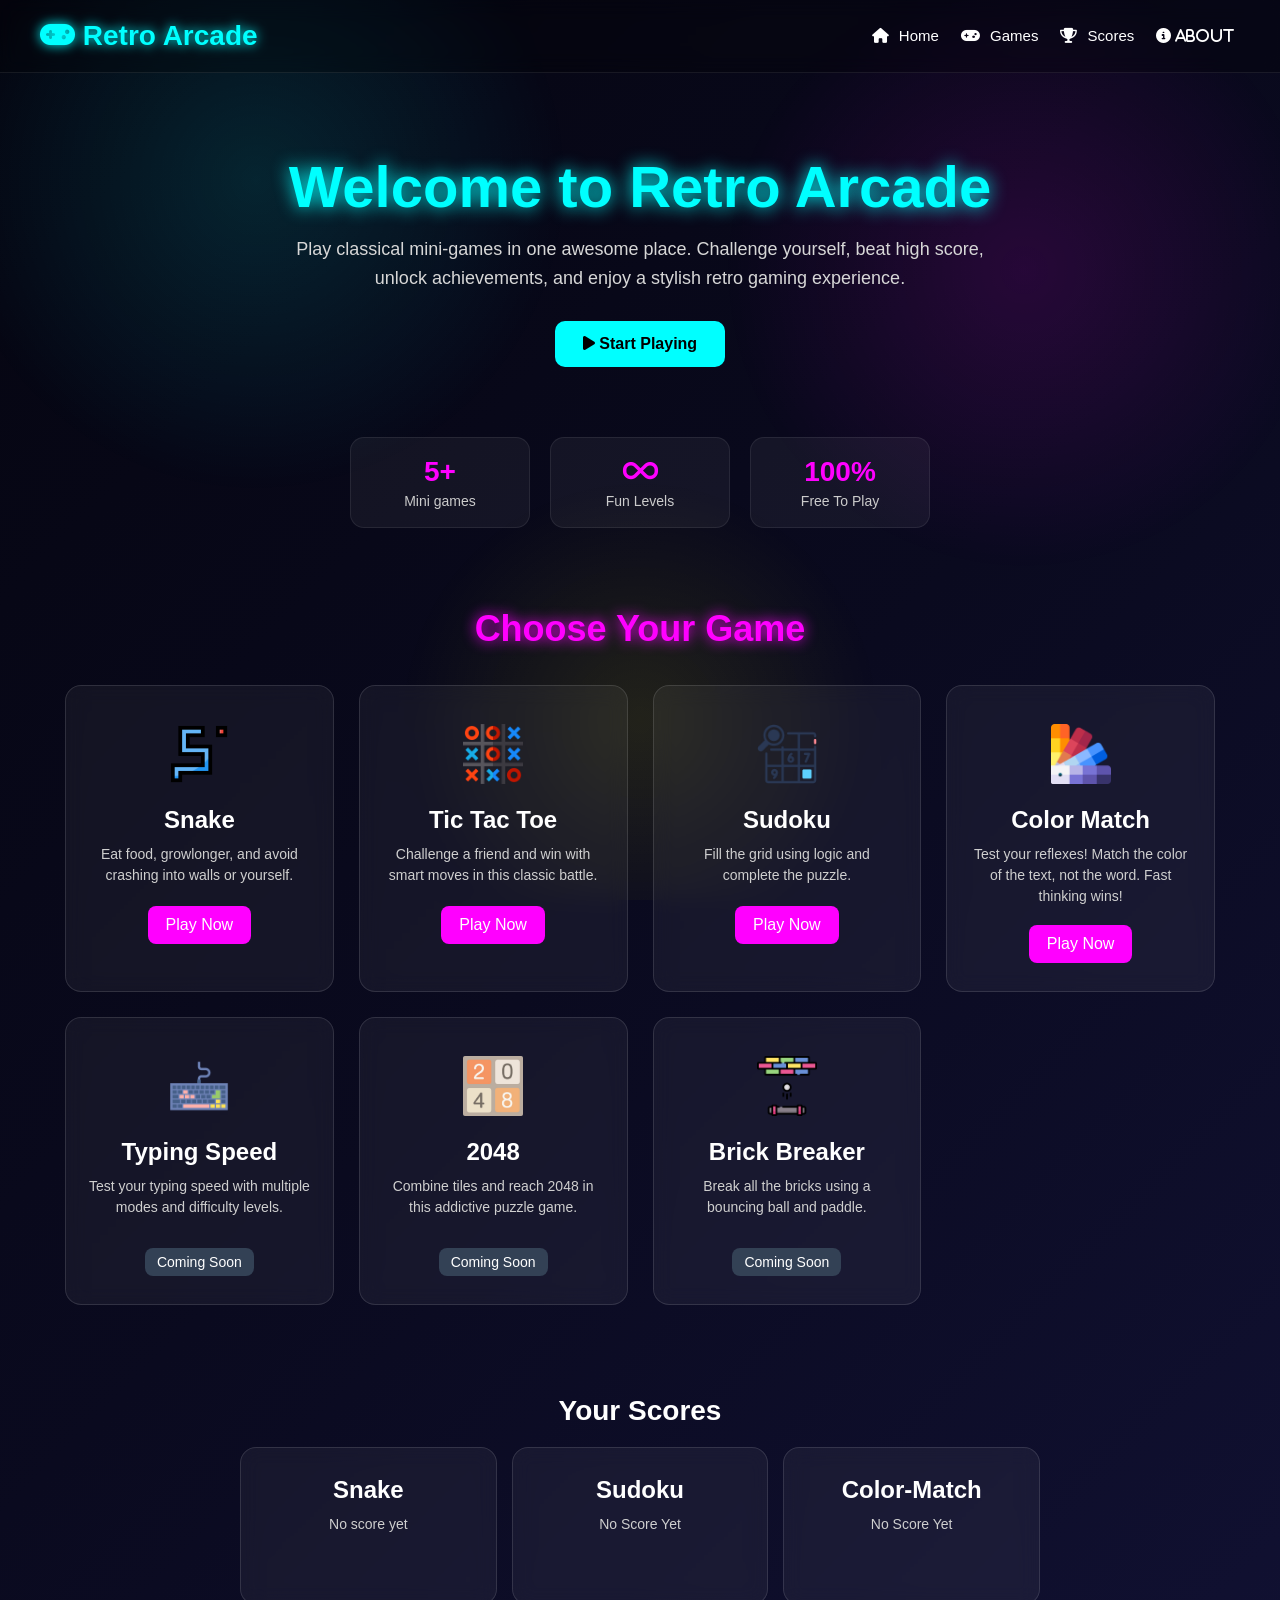
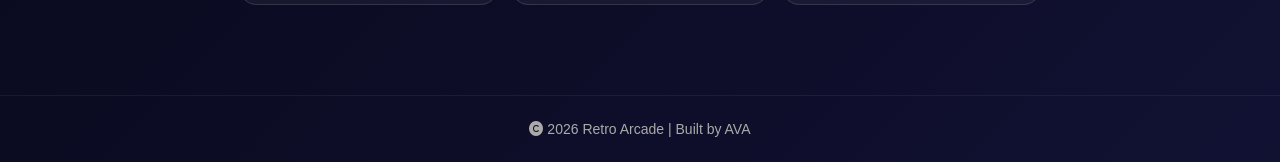
<file: index.html>
<!doctype html>
<html lang="en">
  <head>
    <meta charset="UTF-8" />
    <meta name="viewport" content="width=device-width, initial-scale=1,0" />
    <title>Retro Arcade</title>

    <link
      rel="stylesheet"
      href="https://cdnjs.cloudflare.com/ajax/libs/font-awesome/6.5.0/css/all.min.css"
    />
    <link rel="stylesheet" href="style.css" />
  </head>
  <body>
    <nav>
      <div class="logo"><i class="fa-solid fa-gamepad"></i> Retro Arcade</div>

      <ul>
        <li>
          <a href="#"><i class="fa-solid fa-house"></i> Home</a>
        </li>
        <li>
          <a href="#games"><i class="fa-solid fa-gamepad"></i> Games</a>
        </li>
        <li>
          <a href="#scores"><i class="fa-solid fa-trophy"></i> Scores</a>
        </li>
        <li>
          <a href="#"><i class="fa-solid fa-circle-info"> About</i></a>
        </li>
      </ul>
    </nav>

    <section class="hero">
      <h1>Welcome to Retro Arcade</h1>
      <p>
        Play classical mini-games in one awesome place. Challenge yourself, beat
        high score, unlock achievements, and enjoy a stylish retro gaming
        experience.
      </p>
      <a href="#games" class="btn"
        ><i class="fa-solid fa-play"></i> Start Playing</a
      >
    </section>

    <section class="stats">
      <div class="stat-box">
        <h3>5+</h3>
        <p>Mini games</p>
      </div>
      <div class="stat-box">
        <h3><i class="fa-solid fa-infinity"></i></h3>
        <p>Fun Levels</p>
      </div>
      <div class="stat-box">
        <h3>100%</h3>
        <p>Free To Play</p>
      </div>
    </section>

    <section class="games-section" id="games">
      <h2>Choose Your Game</h2>

      <div class="games-grid">
        <div class="card">
          <div class="icon">
            <img src="assets/snake.png" alt="Snake" />
          </div>
          <h3>Snake</h3>
          <p>
            Eat food, growlonger, and avoid crashing into walls or yourself.
          </p>
          <a href="games/snake/snake.html" class="play-btn">Play Now</a>
        </div>

        <div class="card">
          <div class="icon"><img src="assets/tic-tac-toe.png" alt="tictactoe"/></i></div>
          <h3>Tic Tac Toe</h3>
          <p>
            Challenge a friend and win with smart moves in this classic battle.
          </p>
          <a href="games/tic-tac-toe/tictactoe.html" class="play-btn">Play Now</a>
        </div>

        <div class="card">
          <div class="icon"><img src="assets/sudoku.png" alt="Sudoku" /></i></div>
          <h3>Sudoku</h3>
          <p>Fill the grid using logic and complete the puzzle.</p>
          <a href="games/sudoku/sudoku.html" class="play-btn">Play Now</a>
        </div>
          
        <div class="card">
        <div class="icon"><img src="assets/color-palette.png" alt="Color" /></div>
        <h3>Color Match</h3>
        <p>
        Test your reflexes! Match the color of the text, not the word. Fast thinking wins!
       </p>
        <a href="games/color-match/color.html" class="play-btn">Play Now</a>
        </div>

        <div class="card">
          <div class="icon"><img src="assets/keyboard.png" alt="typing test"/></div>
          <h3>Typing Speed</h3>
          <p>Test your typing speed with multiple modes and difficulty levels.</p>
          <div class="coming-label">Coming Soon</div>
        </div>

        <div class="card">
          <div class="icon"><img src="assets/2048.png" alt="2048"/></div>
          <h3>2048</h3>
          <p>Combine tiles and reach 2048 in this addictive puzzle game.</p>
          <div class="coming-label">Coming Soon</div>
        </div>

        <div class="card">
          <div class="icon"><img src="assets/brick-breaker.png" alt="brick-breaker"/></div>
          <h3>Brick Breaker</h3>
          <p>Break all the bricks using a bouncing ball and paddle.</p>
          <div class="coming-label">Coming Soon</div>
        </div>
        </div>
        
      </div>
    </section>

    <section class="scoreboard"id="scores">
      <h2>Your Scores</h2>

      <div class="score-grid">
        <div class="score card">
          <h3>Snake</h3>
          <p id="snakeScore">No Score Yet</p>
        </div>

        <div class="score card">
          <h3>Sudoku</h3>
          <p id="snakeScore">No Score Yet</p>
        </div>

        <div class="score card">
          <h3>Color-Match</h3>
          <p id="snakeScore">No Score Yet</p>
        </div>
      </div>
    </section>

    <footer>
      <i class="fa-solid fa-copyright"></i> 2026 Retro Arcade | Built by AVA
    </footer>
    <script src="script.js"></script>
  </body>
</html>
</file>
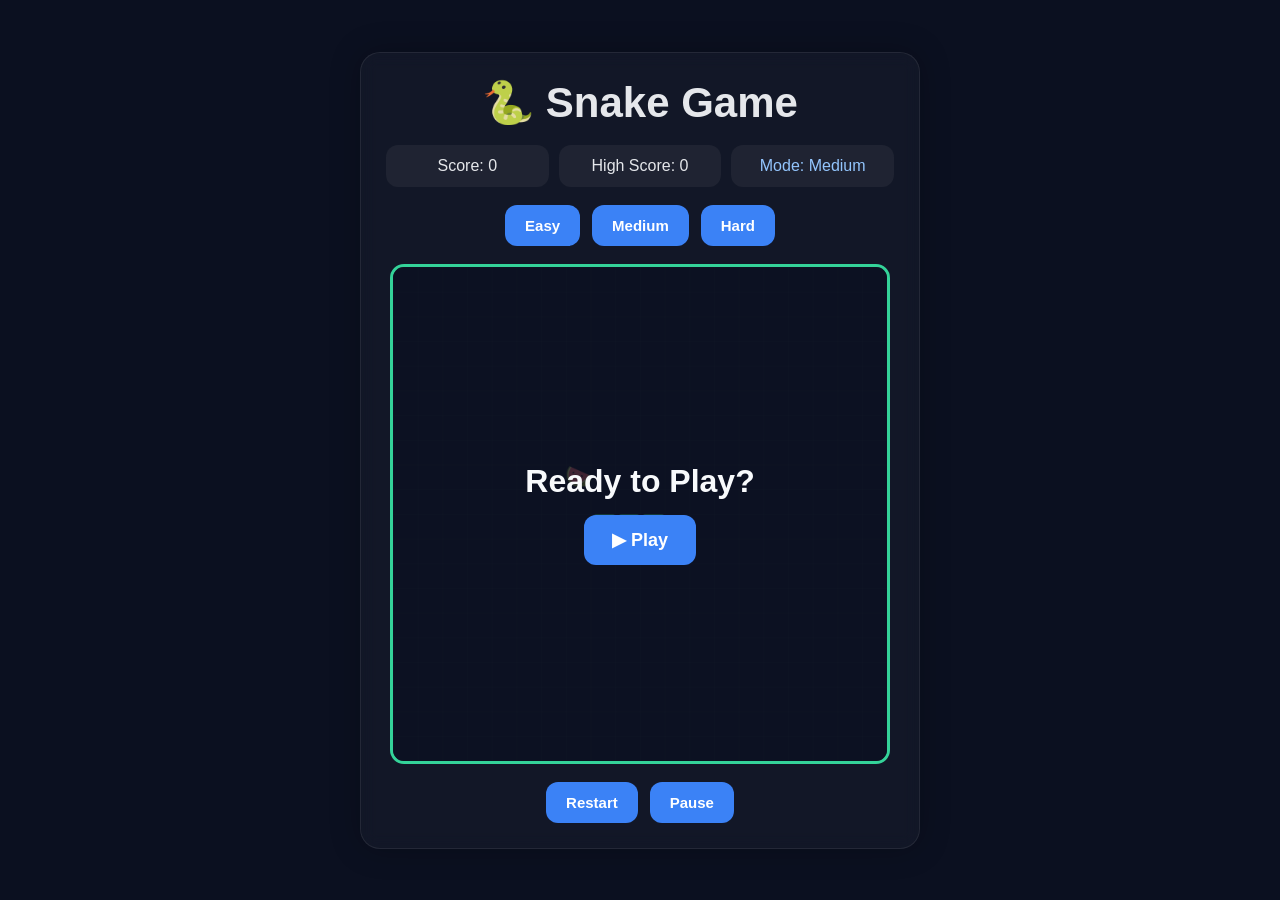
<file: games/snake.html>
<!doctype html>
<html lang="en">
  <head>
    <meta charset="UTF-8" />
    <meta name="viewport" content="width-device-width, initial-scale=1,0" />
    <title>Snake Game</title>
    <link rel="stylesheet" href="snake.css" />
  </head>
  <body>
    <div class="game-container">
      <h1>🐍 Snake Game</h1>

      <div class="info">
        <div>Score: <span id="score">0</span></div>
        <div>High Score: <span id="highScore">0</span></div>
        <div class="mode-text">Mode: <span id="currentMode">Medium</span></div>
      </div>

      <div class="modes">
        <button onclick="setMode('easy')">Easy</button>
        <button onclick="setMode('medium')">Medium</button>
        <button onclick="setMode('hard')">Hard</button>
      </div>

      <div id="gameBoard">
        <div id="cells"></div>

        <div id="overlay" class="overlay">
          <h2 id="overlayText">Ready to Play?</h2>
          <button id="overlayBtn" onclick="startGame()">▶ Play</button>
        </div>
      </div>

      <div class="controls">
        <button onclick="restartGame()">Restart</button>
        <button onclick="togglePause()" id="pauseBtn">Pause</button>
      </div>
    </div>

    <script src="snake.js"></script>
  </body>
</html>
</file>
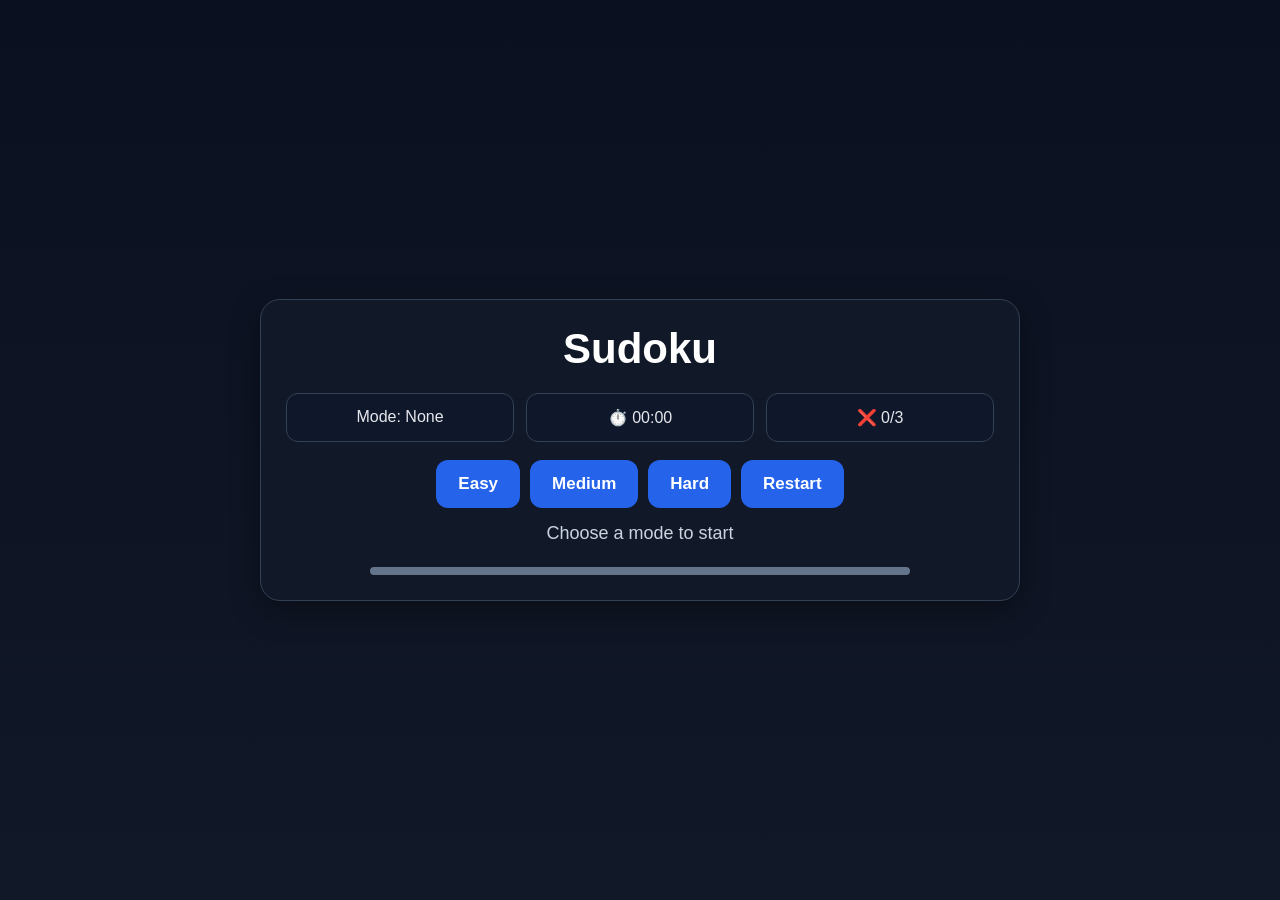
<file: games/sudoku.html>
<!doctype html>
<html lang="en">
  <head>
    <meta charset="UTF-8" />
    <meta name="viewport" content="width=device-width, initial-scale=1.0" />
    <title>Sudoku Arcade</title>
    <link rel="stylesheet" href="sudoku.css" />
  </head>
  <body>
    <div class="game-container">
      <h1>Sudoku</h1>

      <div class="top-bar">
        <div class="info-box">Mode: <span id="modeText">None</span></div>
        <div class="info-box">⏱️ <span id="timer">00:00</span></div>
        <div class="info-box">❌ <span id="mistakes">0</span>/3</div>
      </div>

      <div class="modes">
        <button onclick="startGame('easy')">Easy</button>
        <button onclick="startGame('medium')">Medium</button>
        <button onclick="startGame('hard')">Hard</button>
        <button onclick="restartGame()">Restart</button>
      </div>

      <div id="message">Choose a mode to start</div>

      <div id="board" class="board"></div>
    </div>

    <script src="sudoku.js"></script>
  </body>
</html>
</file>
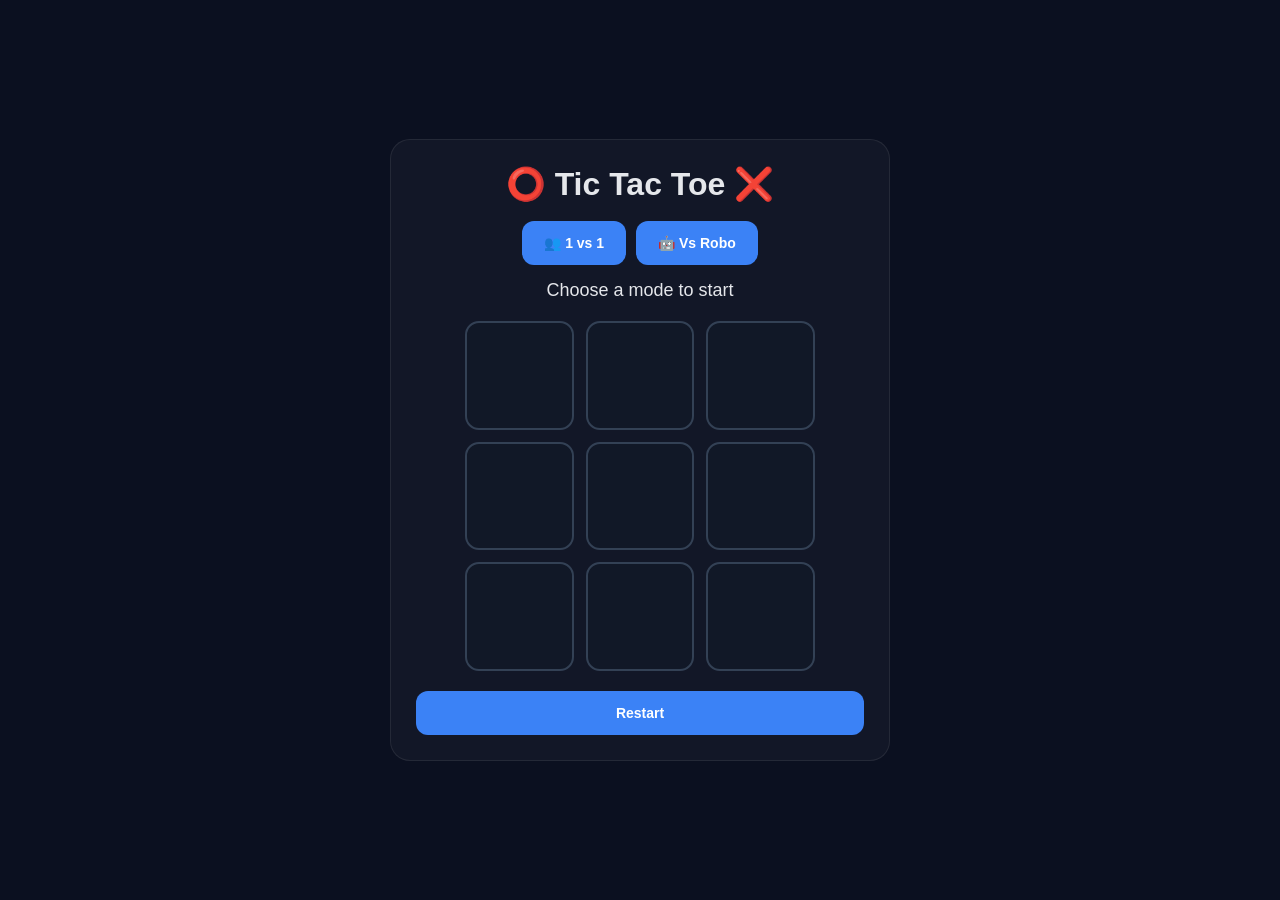
<file: games/tictactoe.html>
<!doctype html>
<html lang="en">
  <head>
    <meta charset="UTF-8" />
    <meta name="viewport" content="width=device-width, initial-scale=1.0" />
    <title>Tic Tac Toe</title>
    <link rel="stylesheet" href="tictactoe.css" />
  </head>
  <body>
    <div class="game-container">
      <h1>⭕ Tic Tac Toe ❌</h1>

      <div class="mode-select">
        <button onclick="setMode('pvp')">👥 1 vs 1</button>
        <button onclick="setMode('ai')">🤖 Vs Robo</button>
      </div>

      <div id="status">Choose a mode to start</div>

      <div class="board" id="board">
        <div class="cell" onclick="makeMove(0)"></div>
        <div class="cell" onclick="makeMove(1)"></div>
        <div class="cell" onclick="makeMove(2)"></div>
        <div class="cell" onclick="makeMove(3)"></div>
        <div class="cell" onclick="makeMove(4)"></div>
        <div class="cell" onclick="makeMove(5)"></div>
        <div class="cell" onclick="makeMove(6)"></div>
        <div class="cell" onclick="makeMove(7)"></div>
        <div class="cell" onclick="makeMove(8)"></div>
      </div>

      <button class="restart-btn" onclick="resetGame()">Restart</button>
    </div>

    <script src="tictactoe.js"></script>
  </body>
</html>
</file>
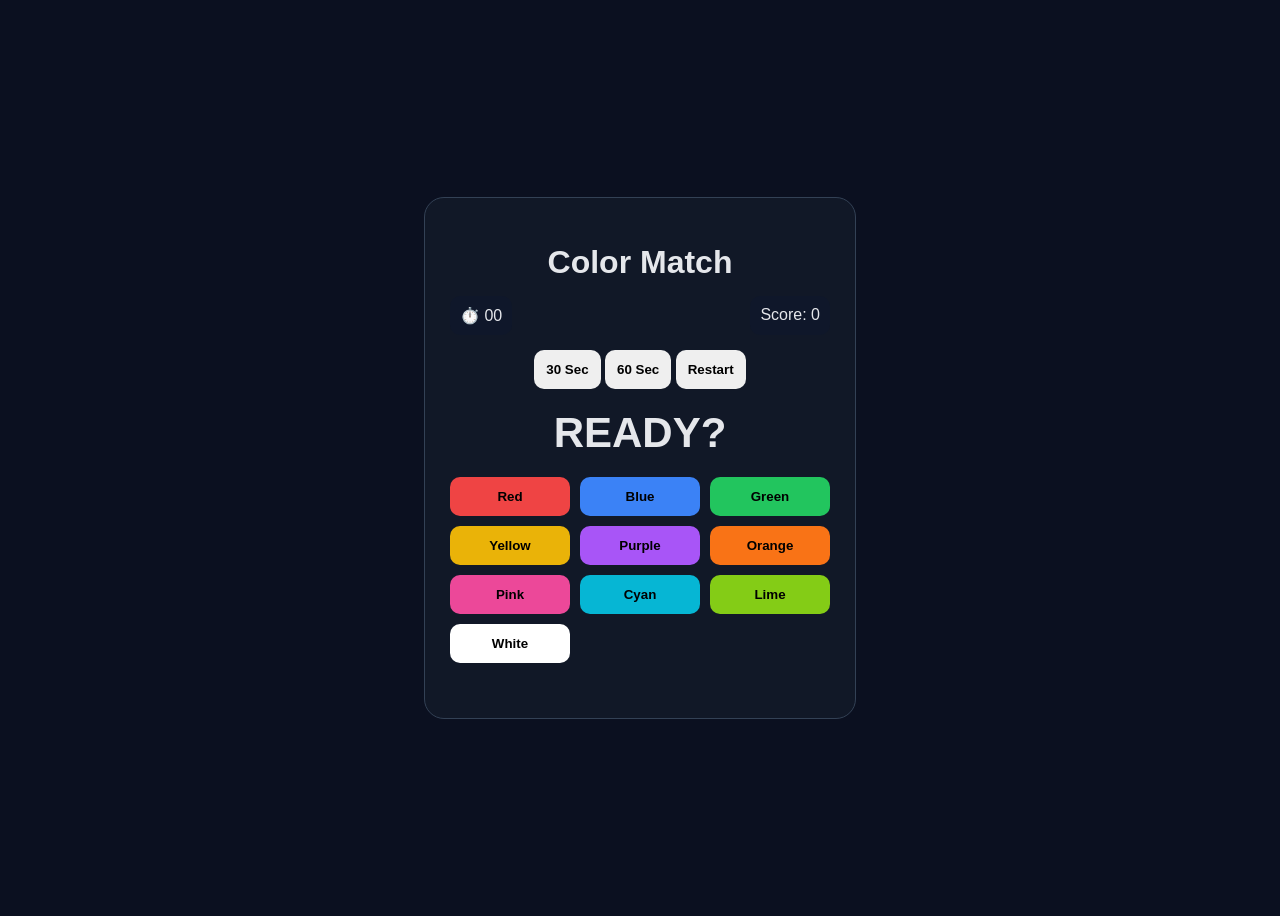
<file: games/color-match/color.html>
<!doctype html>
<html lang="en">
  <head>
    <meta charset="UTF-8" />
    <meta name="viewport" content="width=device-width, initial-scale=1.0" />
    <title>Color Match</title>
    <link rel="stylesheet" href="color.css" />
  </head>
  <body>
    <div class="game-container">
      <h1>Color Match</h1>

      <div class="top-bar">
        <div class="info-box">⏱️ <span id="timer">00</span></div>
        <div class="info-box">Score: <span id="score">0</span></div>
      </div>

      <div class="modes">
        <button onclick="startGame(30)">30 Sec</button>
        <button onclick="startGame(60)">60 Sec</button>
        <button onclick="restartGame()">Restart</button>
      </div>

      <div id="word" class="word">READY?</div>

      <div class="buttons">
        <button onclick="checkAnswer('red')" style="background: #ef4444">
          Red
        </button>
        <button onclick="checkAnswer('blue')" style="background: #3b82f6">
          Blue
        </button>
        <button onclick="checkAnswer('green')" style="background: #22c55e">
          Green
        </button>
        <button onclick="checkAnswer('yellow')" style="background: #eab308">
          Yellow
        </button>
        <button onclick="checkAnswer('purple')" style="background: #a855f7">
          Purple
        </button>
        <button onclick="checkAnswer('orange')" style="background: #f97316">
          Orange
        </button>
        <button onclick="checkAnswer('pink')" style="background: #ec4899">
          Pink
        </button>
        <button onclick="checkAnswer('cyan')" style="background: #06b6d4">
          Cyan
        </button>
        <button onclick="checkAnswer('lime')" style="background: #84cc16">
          Lime
        </button>
        <button
          onclick="checkAnswer('white')"
          style="background: #ffffff; color: black"
        >
          White
        </button>
      </div>

      <div id="message"></div>
    </div>

    <script src="color.js"></script>
  </body>
</html>
</file>
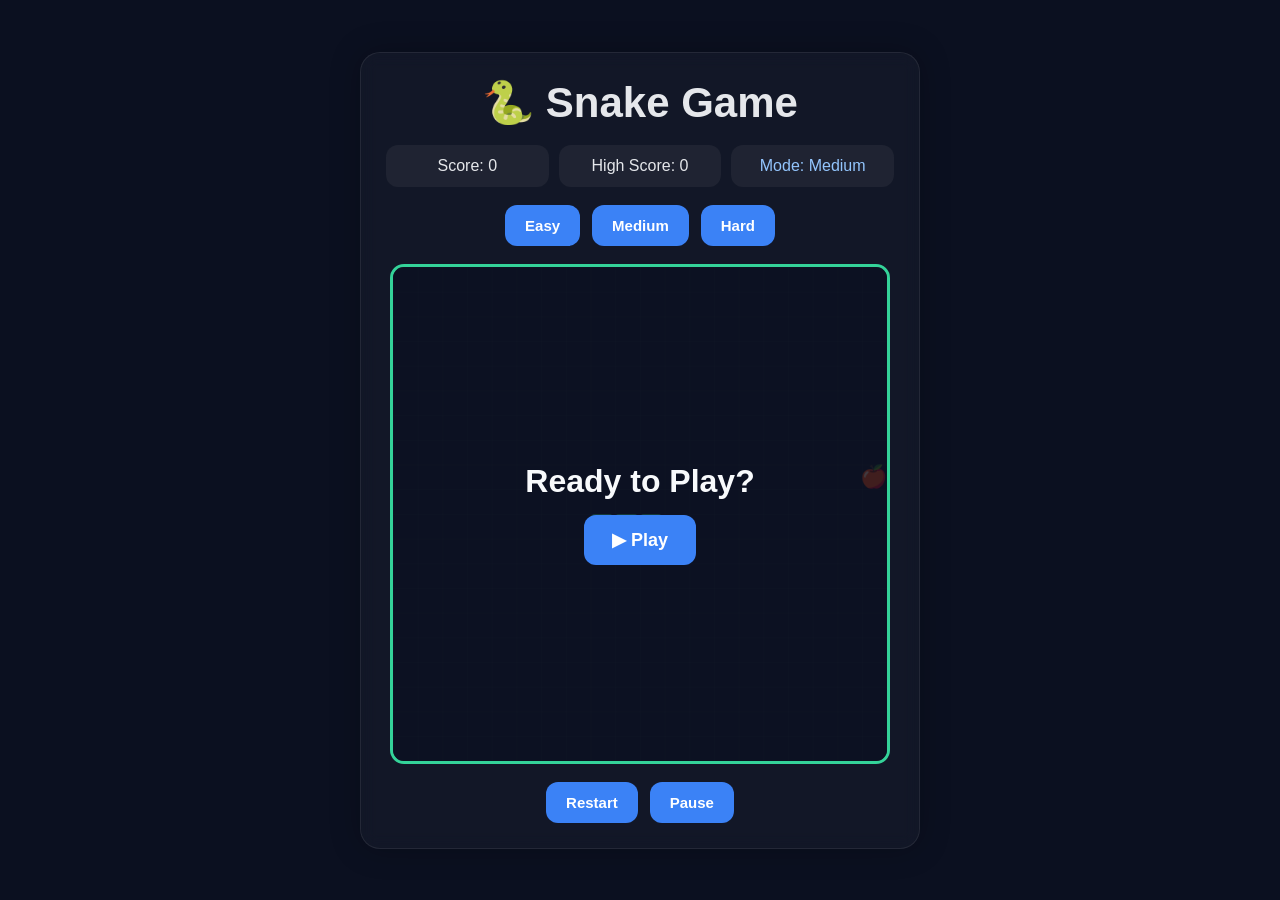
<file: games/snake/snake.html>
<!doctype html>
<html lang="en">
  <head>
    <meta charset="UTF-8" />
    <meta name="viewport" content="width=device-width, initial-scale=1,0" />
    <title>Snake Game</title>
    <link rel="stylesheet" href="snake.css" />
  </head>
  <body>
    <div class="game-container">
      <h1>🐍 Snake Game</h1>

      <div class="info">
        <div>Score: <span id="score">0</span></div>
        <div>High Score: <span id="highScore">0</span></div>
        <div class="mode-text">Mode: <span id="currentMode">Medium</span></div>
      </div>

      <div class="modes">
        <button onclick="setMode('easy')">Easy</button>
        <button onclick="setMode('medium')">Medium</button>
        <button onclick="setMode('hard')">Hard</button>
      </div>

      <div id="gameBoard">
        <div id="cells"></div>

        <div id="overlay" class="overlay">
          <h2 id="overlayText">Ready to Play?</h2>
          <button id="overlayBtn" onclick="startGame()">▶ Play</button>
        </div>
      </div>

      <div class="controls">
        <button onclick="restartGame()">Restart</button>
        <button onclick="togglePause()" id="pauseBtn">Pause</button>
      </div>
    </div>

    <script src="snake.js"></script>
  </body>
</html>
</file>
<file: style.css>
* {
  margin: 0;
  padding: 0;
  box-sizing: border-box;
}

html {
  scroll-behavior: smooth;
}

body {
  font-family: Arial, sans-serif;
  background: linear-gradient(135deg, #050510, #0a0a1f, #111133);
  color: white;
  min-height: 100vh;
  overflow-x: hidden;
}

body::before {
  content: "";
  position: fixed;
  inset: 0;
  background:
    radial-gradient(
      circle at 20% 20%,
      rgba(0, 255, 255, 0.12),
      transparent 25%
    ),
    radial-gradient(
      circle at 80% 30%,
      rgba(255, 0, 255, 0.12),
      transparent 25%
    ),
    radial-gradient(circle at 50% 80%, rgba(255, 255, 0, 0.1), transparent 25%);
  z-index: -1;
}
nav {
  display: flex;
  justify-content: space-between;
  align-items: center;
  padding: 20px 40px;
  position: sticky;
  top: 0;
  backdrop-filter: blur(10px);
  background: rgba(0, 0, 0, 0.25);
  border-bottom: 1px solid rgba(255, 255, 255, 0.08);
  z-index: 10000;
}

.logo {
  font-size: 28px;
  font-weight: bold;
  color: #00ffff;
  text-shadow: 0 0 12px #00ffff;
}

nav ul {
  list-style: none;
  display: flex;
  gap: 22px;
}

nav ul li a {
  text-decoration: none;
  color: white;
  transition: 0.3s;
  font-size: 15px;
}

nav ul li a i {
  margin-right: 6px;
}

nav ul li a:hover {
  color: #00ffff;
}

.hero {
  text-align: center;
  padding: 80px 20px 60px;
}
.hero h1 {
  font-size: 58px;
  color: #00ffff;
  text-shadow: 0 0 18px #00ffff;
  margin-bottom: 15px;
}

.hero p {
  max-width: 700px;
  margin: auto;
  font-size: 18px;
  color: #d7d7d7;
  line-height: 1.6;
}

.btn {
  display: inline-block;
  margin-top: 28px;
  padding: 14px 28px;
  background: #00ffff;
  color: black;
  text-decoration: none;
  font-weight: bold;
  border-radius: 10px;
  transition: 0.3s;
}

.btn:hover {
  transform: translateY(-3px) scale(1.04);
  box-shadow: 0 0 22px #00ffff;
}

.stats {
  display: flex;
  justify-content: center;
  gap: 20px;
  flex-wrap: wrap;
  padding: 10px 20px 30px;
}
.stat-box {
  min-width: 180px;
  padding: 18px;
  border-radius: 14px;
  background: rgba(255, 255, 255, 0.05);
  border: 1px solid rgba(255, 255, 255, 0.08);
  text-align: center;
}
.stat-box h3 {
  font-size: 28px;
  color: #ff00ff;
  margin-bottom: 5px;
}

.stat-box p {
  color: #ccc;
  font-size: 14px;
}

.games-section {
  padding: 50px 20px;
}

.games-section h2 {
  text-align: center;
  font-size: 36px;
  margin-bottom: 35px;
  color: #ff00ff;
  text-shadow: 0 0 14px #ff00ff;
}

.games-grid {
  max-width: 1150px;
  margin: auto;
  display: grid;
  grid-template-columns: repeat(auto-fit, minmax(230px, 1fr));
  gap: 25px;
}

.card {
  background: rgba(255, 255, 255, 0.05);
  border: 1px solid rgba(255, 255, 255, 0.12);
  border-radius: 16px;
  padding: 28px 22px;
  text-align: center;
  backdrop-filter: blur(10px);
  transition: 0.35s;
}
.card:hover {
  transform: translateY(-8px) scale(1.02);
  box-shadow: 0 0 24px rgba(0, 255, 255, 0.35);
}

.icon i {
  font-size: 52px;
  color: #00ffff;
  text-shadow: 0 0 16px #00ffff;
  margin-bottom: 16px;
}
.card h3 {
  font-size: 24px;
  margin-bottom: 10px;
}

.card p {
  color: #cfcfcf;
  font-size: 14px;
  line-height: 1.5;
  min-height: 44px;
  margin-bottom: 18px;
}

.play-btn {
  display: inline-block;
  padding: 10px 18px;
  background: #ff00ff;
  color: white;
  text-decoration: none;
  border-radius: 8px;
  transition: 0.3s;
}

.play-btn:hover {
  box-shadow: 0 0 16px #ff00ff;
}

footer {
  margin-top: 50px;
  text-align: center;
  padding: 25px 15px;

  color: #aaa;
  font-size: 14px;
  border-top: 1px solid rgba(255, 255, 255, 0.06);
}

@media (max-width: 768px) {
  nav {
    flex-direction: column;
    gap: 15px;
    padding: 18px;
  }

  nav ul {
    flex-wrap: wrap;
    justify-content: center;
    gap: 14px;
  }

  .hero h1 {
    font-size: 40px;
  }

  .hero p {
    font-size: 16px;
  }
}

@media (max-width: 480px) {
  .hero {
    padding-top: 55px;
  }

  .hero h1 {
    font-size: 32px;
  }

  .logo {
    font-size: 24px;
  }
}
.icon {
  width: 80px;
  height: 80px;
  margin: 0 auto 12px;
  display: flex;
  align-items: center;
  justify-content: center;
}

.icon img {
  width: 60px;
  height: 60px;
  object-fit: contain;
}
.coming-label {
  margin-top: 10px;
  padding: 6px 12px;
  background: #334155;
  border-radius: 8px;
  font-size: 14px;
  display: inline-block;
}
.scoreboard {
  padding: 40px 20px;
  text-align: center;
}

.scoreboard h2 {
  margin-bottom: 20px;
  font-size: 28px;
}

.score-grid {
  display: grid;
  grid-template-columns: repeat(auto-fit, minmax(180px, 1fr));
  gap: 15px;
  max-width: 800px;
  margin: auto;
}

.score-card {
  background: rgba(255, 255, 255, 0.04);
  border: 1px solid solid rgba(255, 255, 255, 0.08);
  border-radius: 14px;
  padding: 18px;
}

.score-card h3 {
  margin-bottom: 10px;
}
.score-card p {
  font-size: 18px;
  color: #cbd5e1;
}
</file>
<file: games/snake.css>
* {
  margin: 0;
  padding: 0;
  box-sizing: border-box;
}

body {
  min-height: 100vh;
  display: flex;
  justify-content: center;
  align-items: center;
  background: #0b1020;
  font-family: Arial, sans-serif;
  color: #e5e7eb;
  padding: 20px;
}

.game-container {
  width: 100%;
  max-width: 560px;
  background: rgba(255, 255, 255, 0.03);
  border: 1px solid rgba(255, 255, 255, 0.08);
  border-radius: 20px;
  padding: 25px;
  box-shadow: 0 0 30px rgba(0, 0, 0, 0.25);
  backdrop-filter: blur(8px);
}

h1 {
  text-align: center;
  font-size: 42px;
  margin-bottom: 18px;
  color: #e5e7eb;
  text-shadow: none;
}

.info {
  display: grid;
  grid-template-columns: repeat(3, 1fr);
  gap: 10px;
  margin-bottom: 18px;
}

.info div {
  background: rgba(255, 255, 255, 0.05);
  padding: 12px;
  text-align: center;
  border-radius: 12px;
  font-size: 16px;
}

.mode-text {
  color: #93c5fd;
}

.modes,
.controls {
  display: flex;
  justify-content: center;
  gap: 12px;
  flex-wrap: wrap;
  margin-bottom: 18px;
}

button {
  border: none;
  padding: 12px 20px;
  border-radius: 12px;
  background: #3b82f6;
  color: white;
  font-size: 15px;
  cursor: pointer;
  transition: 0.25s;
  font-weight: bold;
}

button:hover {
  transform: translateY(-2px);
  box-shadow: 0 0 12px rgba(59, 130, 246, 0.35);
}

button:active {
  transform: scale(0.97);
}

#gameBoard {
  width: 100%;
  aspect-ratio: 1/1;
  max-width: 500px;
  margin: auto;
  background:
    linear-gradient(rgba(255, 255, 255, 0.03) 1px, transparent 1px),
    linear-gradient(90deg, rgba(255, 255, 255, 0.03) 1px, transparent 1px),
    #111827;
  background-size: 5% 5%;
  border: 3px solid #34d399;
  border-radius: 14px;
  overflow: hidden;
  position: relative;
  box-shadow: none;
}

.snake {
  background: #34d399;
  border-radius: 5px;
  box-shadow: none;
}

.controls {
  margin-top: 18px;
  margin-bottom: 0;
}

@media (max-width: 600px) {
  .game-container {
    padding: 18px;
  }

  h1 {
    font-size: 32px;
  }

  .info {
    grid-template-columns: 1fr;
  }

  button {
    width: 100%;
  }

  .modes,
  .controls {
    flex-direction: column;
  }
}

.start-screen {
  text-align: center;
  padding: 25px;
  margin-bottom: 15px;
}

.start-screen h2 {
  margin-bottom: 15px;
  color: #ffffff;
}

.start-btn {
  padding: 14px 28px;
  font-size: 18px;
}

#cells {
  position: absolute;
  inset: 0;
  display: grid;
  grid-template-columns: repeat(20, 1fr);
  grid-template-rows: repeat(20, 1fr);
  width: 100%;
  height: 100%;
}

.overlay {
  position: absolute;
  inset: 0;
  background: rgba(11, 16, 32, 0.78);
  display: flex;
  flex-direction: column;
  justify-content: center;
  align-items: center;
  z-index: 10;
}

.overlay h2 {
  font-size: 32px;
  margin-bottom: 15px;
  color: #f8fafc;
}

#overlayBtn {
  padding: 14px 28px;
  font-size: 18px;
}
.head {
  background: #10b981;
}
</file>
<file: games/sudoku.css>
* {
  margin: 0;
  padding: 0;
  box-sizing: border-box;
}

body {
  min-height: 100vh;
  display: flex;
  justify-content: center;
  align-items: center;
  background: linear-gradient(180deg, #0b1020, #111827);
  font-family: Arial, sans-serif;
  color: #e5e7eb;
  padding: 20px;
}

.game-container {
  width: 100%;
  max-width: 760px;
  background: #111827;
  border: 1px solid #334155;
  border-radius: 20px;
  padding: 25px;
  text-align: center;
  box-shadow: 0 10px 30px rgba(0, 0, 0, 0.35);
}

h1 {
  font-size: 42px;
  margin-bottom: 20px;
  color: #ffffff;
}

.top-bar {
  display: grid;
  grid-template-columns: repeat(3, 1fr);
  gap: 12px;
  margin-bottom: 18px;
}

.info-box {
  background: #0f172a;
  border: 1px solid #334155;
  padding: 14px;
  border-radius: 12px;
  font-size: 16px;
}

.modes {
  display: flex;
  gap: 10px;
  justify-content: center;
  flex-wrap: wrap;
  margin-bottom: 15px;
}

button {
  padding: 14px 22px;
  border: none;
  border-radius: 12px;
  background: #2563eb;
  color: white;
  font-size: 17px;
  font-weight: bold;
  cursor: pointer;
  transition: 0.2s;
}

button:hover {
  background: #3b82f6;
  transform: translateY(-2px);
}

#message {
  margin: 15px 0;
  font-size: 18px;
  min-height: 24px;
  color: #cbd5e1;
}

.board {
  margin: 20px auto 0;
  display: grid;
  gap: 1px;
  background: #64748b;
  padding: 4px;
  border-radius: 14px;
  width: min(92vw, 540px);
}

.box-dark {
  background: #0b1220;
}

.cell {
  background: #111827;
  border: 0.5px solid #1f2937;
  font-weight: bold;
  font-size: 24px;
  aspect-ratio: 1/1;
  width: 100%;
  color: #60a5fa;
}

input.cell {
  text-align: center;
  color: #60a5fa;
  outline: none;
}

input.cell.prefilled {
  background: #0f172a;
  color: #ffffff;
}

div.prefilled {
  display: flex;
  justify-content: center;
  align-items: center;
  background: #0f172a;
  color: #ffffff;
  border: 0.5px solid #1f2937;
}
.cell:focus {
  background: #334155;
}
.wrong {
  background: #7f1d1d;
  color: #fecaca;
}

.win {
  box-shadow: 0 0 18px rgba(52, 211, 153, 0.35);
}

@media (max-width: 700px) {
  .top-bar {
    grid-template-columns: 1fr;
  }

  .game-container {
    padding: 18px;
  }

  h1 {
    font-size: 32px;
  }

  button {
    width: 100%;
  }

  .modes {
    flex-direction: column;
  }

  .cell {
    font-size: 20px;
  }
}
</file>
<file: games/tictactoe.css>
* {
  margin: 0;
  padding: 0;
  box-sizing: border-box;
}

body {
  min-height: 100vh;
  display: flex;
  justify-content: center;
  align-items: center;
  background: #0b1020;
  font-family: Arial, sans-serif;
  color: #e5e7eb;
  padding: 20px;
}
.game-container {
  width: 100%;
  max-width: 500px;
  background: rgba(255, 255, 255, 0.03);
  padding: 25px;
  border-radius: 20px;
  text-align: center;
  border: 1px solid rgba(255, 255, 255, 0.08);
}
h1 {
  margin-bottom: 18px;
}
.mode-select {
  display: flex;
  gap: 10px;
  justify-content: center;
  flex-wrap: wrap;
  margin-bottom: 15px;
}
button {
  padding: 14px 22px;
  border: none;
  border-radius: 12px;
  background: #3b82f6;
  color: white;
  cursor: pointer;
  font-weight: bold;
  font-size: 14px;
  transition: 0.25s;
}
button:hover {
  box-shadow: 0 0 12px rgba(59, 130, 246, 0.35);
  transform: translateY(-2px);
}
#status {
  margin: 15px 0;
  font-size: 18px;
}
.board {
  display: grid;
  grid-template-columns: repeat(3, 1fr);
  grid-template-rows: repeat(3, 1fr);
  gap: 12px;
  width: 100%;
  max-width: 350px;
  margin: 20px auto;
}
.cell {
  width: 100%;
  aspect-ratio: 1/1;
  background: #111827;
  border: 2px solid #334155;
  border-radius: 14px;
  display: flex;
  justify-content: center;
  align-items: center;
  font-size: 52px;
  cursor: pointer;
  transition: 0.2s;
}
.cell:hover {
  background: #1e293b;
}
.restart-btn {
  width: 100%;
}
</file>
<file: games/color-match/color.css>
body {
  background: #0b1020;
  font-family: Arial;
  display: flex;
  justify-content: center;
  align-items: center;
  height: 100vh;
  color: #e5e7eb;
}
.game-container {
  background: #111827;
  padding: 25px;
  border-radius: 20px;
  width: 380px;
  text-align: center;
  border: 1px solid #334155;
}
h1 {
  margin-bottom: 15px;
}

.top-bar {
  display: flex;
  justify-content: space-between;
  margin-bottom: 15px;
}

.info-box {
  background: #0f172a;
  padding: 10px;
  border-radius: 10px;
}
.word {
  font-size: 42px;
  font-weight: bold;
  margin: 20px 0;
}
.buttons {
  display: grid;
  grid-template-columns: repeat(3, 1fr);
  gap: 10px;
}
button {
  padding: 12px;
  border: none;
  border-radius: 10px;
  cursor: pointer;
  font-weight: bold;
  color: white;
  transition: 0.2s;
  color: black;
}
button:hover {
  transform: scale(1.05);
}

#message {
  margin-top: 10px;
  height: 20px;
}
</file>
<file: games/snake/snake.css>
* {
  margin: 0;
  padding: 0;
  box-sizing: border-box;
}

body {
  min-height: 100vh;
  display: flex;
  justify-content: center;
  align-items: center;
  background: #0b1020;
  font-family: Arial, sans-serif;
  color: #e5e7eb;
  padding: 20px;
}

.game-container {
  width: 100%;
  max-width: 560px;
  background: rgba(255, 255, 255, 0.03);
  border: 1px solid rgba(255, 255, 255, 0.08);
  border-radius: 20px;
  padding: 25px;
  box-shadow: 0 0 30px rgba(0, 0, 0, 0.25);
  backdrop-filter: blur(8px);
}

h1 {
  text-align: center;
  font-size: 42px;
  margin-bottom: 18px;
  color: #e5e7eb;
  text-shadow: none;
}

.info {
  display: grid;
  grid-template-columns: repeat(3, 1fr);
  gap: 10px;
  margin-bottom: 18px;
}

.info div {
  background: rgba(255, 255, 255, 0.05);
  padding: 12px;
  text-align: center;
  border-radius: 12px;
  font-size: 16px;
}

.mode-text {
  color: #93c5fd;
}

.modes,
.controls {
  display: flex;
  justify-content: center;
  gap: 12px;
  flex-wrap: wrap;
  margin-bottom: 18px;
}

button {
  border: none;
  padding: 12px 20px;
  border-radius: 12px;
  background: #3b82f6;
  color: white;
  font-size: 15px;
  cursor: pointer;
  transition: 0.25s;
  font-weight: bold;
}

button:hover {
  transform: translateY(-2px);
  box-shadow: 0 0 12px rgba(59, 130, 246, 0.35);
}

button:active {
  transform: scale(0.97);
}

#gameBoard {
  width: 100%;
  aspect-ratio: 1/1;
  max-width: 500px;
  margin: auto;
  background:
    linear-gradient(rgba(255, 255, 255, 0.03) 1px, transparent 1px),
    linear-gradient(90deg, rgba(255, 255, 255, 0.03) 1px, transparent 1px),
    #111827;
  background-size: 5% 5%;
  border: 3px solid #34d399;
  border-radius: 14px;
  overflow: hidden;
  position: relative;
  box-shadow: none;
}

.snake {
  background: #34d399;
  border-radius: 5px;
  box-shadow: none;
}

.controls {
  margin-top: 18px;
  margin-bottom: 0;
}

@media (max-width: 600px) {
  .game-container {
    padding: 18px;
  }

  h1 {
    font-size: 32px;
  }

  .info {
    grid-template-columns: 1fr;
  }

  button {
    width: 100%;
  }

  .modes,
  .controls {
    flex-direction: column;
  }
}

.start-screen {
  text-align: center;
  padding: 25px;
  margin-bottom: 15px;
}

.start-screen h2 {
  margin-bottom: 15px;
  color: #ffffff;
}

.start-btn {
  padding: 14px 28px;
  font-size: 18px;
}

#cells {
  position: absolute;
  inset: 0;
  display: grid;
  grid-template-columns: repeat(20, 1fr);
  grid-template-rows: repeat(20, 1fr);
  width: 100%;
  height: 100%;
}

.overlay {
  position: absolute;
  inset: 0;
  background: rgba(11, 16, 32, 0.78);
  display: flex;
  flex-direction: column;
  justify-content: center;
  align-items: center;
  z-index: 10;
}

.overlay h2 {
  font-size: 32px;
  margin-bottom: 15px;
  color: #f8fafc;
}

#overlayBtn {
  padding: 14px 28px;
  font-size: 18px;
}
.head {
  background: #10b981;
}
</file>
